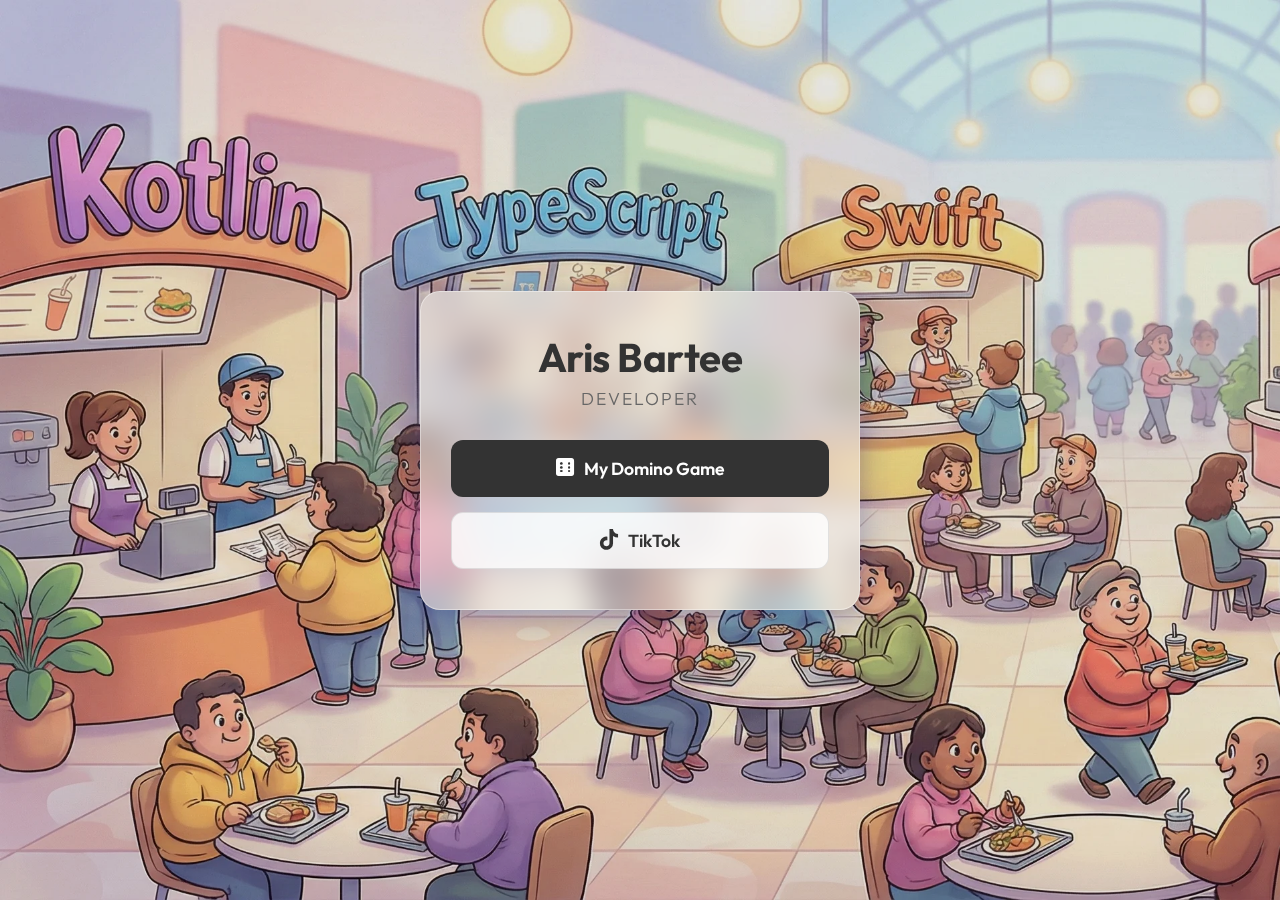
<file: index.html>
<!DOCTYPE html>
<html lang="en">

<head>
    <meta charset="UTF-8">
    <meta name="viewport" content="width=device-width, initial-scale=1.0">
    <title>Aris Bartee | Developer</title>
    <link rel="stylesheet" href="style.css">
    <link href="https://fonts.googleapis.com/css2?family=Outfit:wght@300;400;700&display=swap" rel="stylesheet">
    <!-- Font Awesome for Icons -->
    <link rel="stylesheet" href="https://cdnjs.cloudflare.com/ajax/libs/font-awesome/6.0.0/css/all.min.css"
        integrity="sha512-9usAa10IRO0HhonpyAIVpjrylPvoDwiPUiKdWk5t3PyolY1cOd4DSE0Ga+ri4AuTroPR5aQvXU9xC6qOPnzFeg=="
        crossorigin="anonymous" referrerpolicy="no-referrer" />
</head>

<body>
    <div class="background"></div>
    <main class="container">
        <div class="content card">
            <header>
                <h1>Aris Bartee</h1>
                <p class="subtitle">Developer</p>
            </header>

            <nav class="links">
                <a href="bigsixtotheboard/index.html" class="link-item primary">
                    <i class="fa-solid fa-dice-six"></i>
                    <span>My Domino Game</span>
                </a>

                <a href="https://www.tiktok.com/@arisbartee" target="_blank" rel="noopener noreferrer"
                    class="link-item secondary">
                    <i class="fa-brands fa-tiktok"></i>
                    <span>TikTok</span>
                </a>
            </nav>
        </div>
    </main>
</body>

</html>
</file>
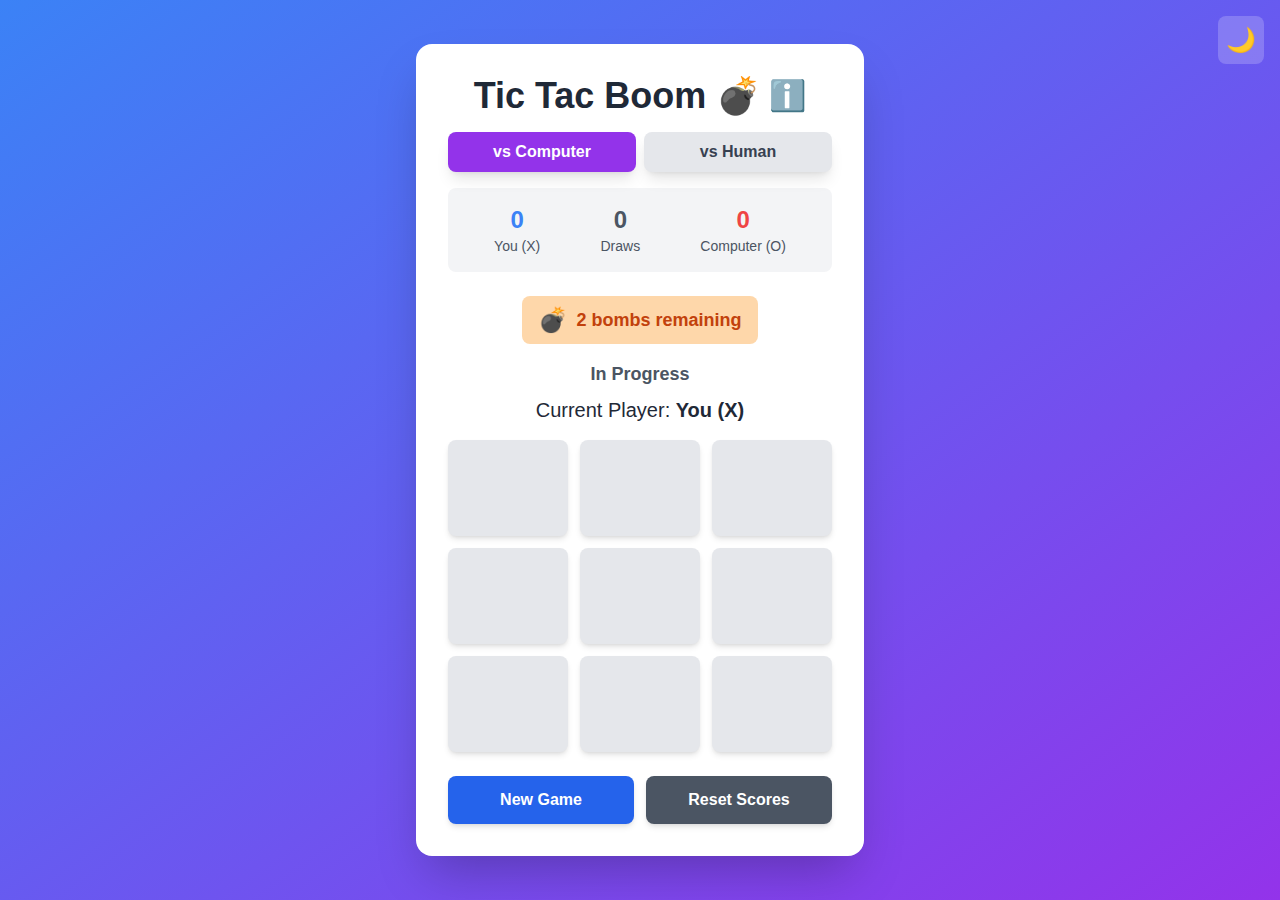
<file: tictacboom/index.html>
<!DOCTYPE html>
<html lang="en">
  <head>
    <meta charset="UTF-8" />
    <link rel="icon" type="image/svg+xml" href="/vite.svg" />
    <meta name="viewport" content="width=device-width, initial-scale=1.0" />
    <title>Tic Tac Boom</title>
    <script type="module" crossorigin src="/tictacboom/assets/index-CxsyIloE.js"></script>
    <link rel="stylesheet" crossorigin href="/tictacboom/assets/index-CyZYSGbc.css">
  </head>
  <body>
    <div id="root"></div>
  </body>
</html>
</file>
<file: style.css>
:root {
    --primary-color: #ffffff;
    --text-color: #1a1a1a;
    --accent-color: #ff0050;
    /* TikTok colorish */
    --accent-color-2: #00f2ea;
    /* TikTok colorish */
    --glass-bg: rgba(255, 255, 255, 0.5);
    --glass-border: rgba(255, 255, 255, 0.4);
    --shadow: 0 8px 32px 0 rgba(31, 38, 135, 0.37);
}

* {
    margin: 0;
    padding: 0;
    box-sizing: border-box;
}

body {
    font-family: 'Outfit', sans-serif;
    height: 100vh;
    overflow: hidden;
    /* Prevent scroll */
    display: flex;
    justify-content: center;
    align-items: center;
}

.background {
    position: fixed;
    top: 0;
    left: 0;
    width: 100%;
    height: 100%;
    background-image: url('mall_food_court.webp');
    background-size: cover;
    background-position: left;
    filter: brightness(0.9);
    /* Slightly darken bg for readability */
    z-index: -1;
}

.container {
    width: 100%;
    max-width: 480px;
    /* Mobile friendly max width */
    padding: 20px;
}

.card {
    background: var(--glass-bg);
    backdrop-filter: blur(16px);
    -webkit-backdrop-filter: blur(16px);
    border-radius: 20px;
    border: 1px solid var(--glass-border);
    padding: 40px 30px;
    text-align: center;
    box-shadow: var(--shadow);
    animation: fadeIn 0.8s ease-out;
}

header h1 {
    font-size: 2.5rem;
    font-weight: 700;
    color: #333;
    margin-bottom: 5px;
    letter-spacing: -0.5px;
}

.subtitle {
    font-size: 1.1rem;
    color: #666;
    margin-bottom: 30px;
    font-weight: 300;
    text-transform: uppercase;
    letter-spacing: 2px;
}

.links {
    display: flex;
    flex-direction: column;
    gap: 15px;
}

.link-item {
    display: flex;
    align-items: center;
    justify-content: center;
    gap: 10px;
    padding: 16px;
    border-radius: 12px;
    text-decoration: none;
    font-weight: 600;
    font-size: 1.1rem;
    transition: all 0.3s ease;
    border: 1px solid transparent;
}

.link-item i {
    font-size: 1.3rem;
}

.link-item.primary {
    background-color: #333;
    color: white;
}

.link-item.primary:hover {
    background-color: #000;
    transform: translateY(-2px);
    box-shadow: 0 4px 12px rgba(0, 0, 0, 0.2);
}

.link-item.secondary {
    background-color: rgba(255, 255, 255, 0.8);
    color: #333;
    border: 1px solid rgba(0, 0, 0, 0.1);
}

.link-item.secondary:hover {
    background-color: white;
    transform: translateY(-2px);
    box-shadow: 0 4px 12px rgba(0, 0, 0, 0.1);
    color: var(--accent-color);
    /* TikTok pink on hover */
}

@keyframes fadeIn {
    from {
        opacity: 0;
        transform: translateY(20px);
    }

    to {
        opacity: 1;
        transform: translateY(0);
    }
}

/* Mobile Responsive Styles */
@media (max-width: 768px) {
    .container {
        max-width: 90%;
        /* Use more screen width */
        padding: 15px;
    }

    .card {
        background: rgba(255, 255, 255, 0.35);
        /* More transparent on mobile */
        padding: 30px 20px;
        /* Reduced padding */
        border-radius: 16px;
    }

    header h1 {
        font-size: 2rem;
        /* Smaller heading */
        margin-bottom: 8px;
    }

    .subtitle {
        font-size: 0.95rem;
        margin-bottom: 25px;
        letter-spacing: 1.5px;
    }

    .links {
        gap: 12px;
        /* Tighter spacing */
    }

    .link-item {
        padding: 14px;
        font-size: 1rem;
    }

    .link-item i {
        font-size: 1.2rem;
    }
}

/* Extra small mobile devices */
@media (max-width: 480px) {
    .card {
        background: rgba(255, 255, 255, 0.3);
        /* Even more transparent */
        padding: 25px 18px;
    }

    header h1 {
        font-size: 1.75rem;
    }

    .subtitle {
        font-size: 0.85rem;
        margin-bottom: 20px;
    }

    .link-item {
        padding: 12px;
        font-size: 0.95rem;
    }
}
</file>
<file: tictacboom/assets/index-CyZYSGbc.css>
*,:before,:after{--tw-border-spacing-x: 0;--tw-border-spacing-y: 0;--tw-translate-x: 0;--tw-translate-y: 0;--tw-rotate: 0;--tw-skew-x: 0;--tw-skew-y: 0;--tw-scale-x: 1;--tw-scale-y: 1;--tw-pan-x: ;--tw-pan-y: ;--tw-pinch-zoom: ;--tw-scroll-snap-strictness: proximity;--tw-gradient-from-position: ;--tw-gradient-via-position: ;--tw-gradient-to-position: ;--tw-ordinal: ;--tw-slashed-zero: ;--tw-numeric-figure: ;--tw-numeric-spacing: ;--tw-numeric-fraction: ;--tw-ring-inset: ;--tw-ring-offset-width: 0px;--tw-ring-offset-color: #fff;--tw-ring-color: rgb(59 130 246 / .5);--tw-ring-offset-shadow: 0 0 #0000;--tw-ring-shadow: 0 0 #0000;--tw-shadow: 0 0 #0000;--tw-shadow-colored: 0 0 #0000;--tw-blur: ;--tw-brightness: ;--tw-contrast: ;--tw-grayscale: ;--tw-hue-rotate: ;--tw-invert: ;--tw-saturate: ;--tw-sepia: ;--tw-drop-shadow: ;--tw-backdrop-blur: ;--tw-backdrop-brightness: ;--tw-backdrop-contrast: ;--tw-backdrop-grayscale: ;--tw-backdrop-hue-rotate: ;--tw-backdrop-invert: ;--tw-backdrop-opacity: ;--tw-backdrop-saturate: ;--tw-backdrop-sepia: ;--tw-contain-size: ;--tw-contain-layout: ;--tw-contain-paint: ;--tw-contain-style: }::backdrop{--tw-border-spacing-x: 0;--tw-border-spacing-y: 0;--tw-translate-x: 0;--tw-translate-y: 0;--tw-rotate: 0;--tw-skew-x: 0;--tw-skew-y: 0;--tw-scale-x: 1;--tw-scale-y: 1;--tw-pan-x: ;--tw-pan-y: ;--tw-pinch-zoom: ;--tw-scroll-snap-strictness: proximity;--tw-gradient-from-position: ;--tw-gradient-via-position: ;--tw-gradient-to-position: ;--tw-ordinal: ;--tw-slashed-zero: ;--tw-numeric-figure: ;--tw-numeric-spacing: ;--tw-numeric-fraction: ;--tw-ring-inset: ;--tw-ring-offset-width: 0px;--tw-ring-offset-color: #fff;--tw-ring-color: rgb(59 130 246 / .5);--tw-ring-offset-shadow: 0 0 #0000;--tw-ring-shadow: 0 0 #0000;--tw-shadow: 0 0 #0000;--tw-shadow-colored: 0 0 #0000;--tw-blur: ;--tw-brightness: ;--tw-contrast: ;--tw-grayscale: ;--tw-hue-rotate: ;--tw-invert: ;--tw-saturate: ;--tw-sepia: ;--tw-drop-shadow: ;--tw-backdrop-blur: ;--tw-backdrop-brightness: ;--tw-backdrop-contrast: ;--tw-backdrop-grayscale: ;--tw-backdrop-hue-rotate: ;--tw-backdrop-invert: ;--tw-backdrop-opacity: ;--tw-backdrop-saturate: ;--tw-backdrop-sepia: ;--tw-contain-size: ;--tw-contain-layout: ;--tw-contain-paint: ;--tw-contain-style: }*,:before,:after{box-sizing:border-box;border-width:0;border-style:solid;border-color:#e5e7eb}:before,:after{--tw-content: ""}html,:host{line-height:1.5;-webkit-text-size-adjust:100%;-moz-tab-size:4;-o-tab-size:4;tab-size:4;font-family:ui-sans-serif,system-ui,sans-serif,"Apple Color Emoji","Segoe UI Emoji",Segoe UI Symbol,"Noto Color Emoji";font-feature-settings:normal;font-variation-settings:normal;-webkit-tap-highlight-color:transparent}body{margin:0;line-height:inherit}hr{height:0;color:inherit;border-top-width:1px}abbr:where([title]){-webkit-text-decoration:underline dotted;text-decoration:underline dotted}h1,h2,h3,h4,h5,h6{font-size:inherit;font-weight:inherit}a{color:inherit;text-decoration:inherit}b,strong{font-weight:bolder}code,kbd,samp,pre{font-family:ui-monospace,SFMono-Regular,Menlo,Monaco,Consolas,Liberation Mono,Courier New,monospace;font-feature-settings:normal;font-variation-settings:normal;font-size:1em}small{font-size:80%}sub,sup{font-size:75%;line-height:0;position:relative;vertical-align:baseline}sub{bottom:-.25em}sup{top:-.5em}table{text-indent:0;border-color:inherit;border-collapse:collapse}button,input,optgroup,select,textarea{font-family:inherit;font-feature-settings:inherit;font-variation-settings:inherit;font-size:100%;font-weight:inherit;line-height:inherit;letter-spacing:inherit;color:inherit;margin:0;padding:0}button,select{text-transform:none}button,input:where([type=button]),input:where([type=reset]),input:where([type=submit]){-webkit-appearance:button;background-color:transparent;background-image:none}:-moz-focusring{outline:auto}:-moz-ui-invalid{box-shadow:none}progress{vertical-align:baseline}::-webkit-inner-spin-button,::-webkit-outer-spin-button{height:auto}[type=search]{-webkit-appearance:textfield;outline-offset:-2px}::-webkit-search-decoration{-webkit-appearance:none}::-webkit-file-upload-button{-webkit-appearance:button;font:inherit}summary{display:list-item}blockquote,dl,dd,h1,h2,h3,h4,h5,h6,hr,figure,p,pre{margin:0}fieldset{margin:0;padding:0}legend{padding:0}ol,ul,menu{list-style:none;margin:0;padding:0}dialog{padding:0}textarea{resize:vertical}input::-moz-placeholder,textarea::-moz-placeholder{opacity:1;color:#9ca3af}input::placeholder,textarea::placeholder{opacity:1;color:#9ca3af}button,[role=button]{cursor:pointer}:disabled{cursor:default}img,svg,video,canvas,audio,iframe,embed,object{display:block;vertical-align:middle}img,video{max-width:100%;height:auto}[hidden]:where(:not([hidden=until-found])){display:none}.container{width:100%}@media (min-width: 640px){.container{max-width:640px}}@media (min-width: 768px){.container{max-width:768px}}@media (min-width: 1024px){.container{max-width:1024px}}@media (min-width: 1280px){.container{max-width:1280px}}@media (min-width: 1536px){.container{max-width:1536px}}.fixed{position:fixed}.absolute{position:absolute}.relative{position:relative}.inset-0{top:0;right:0;bottom:0;left:0}.right-4{right:1rem}.top-4{top:1rem}.z-10{z-index:10}.z-50{z-index:50}.mb-3{margin-bottom:.75rem}.mb-4{margin-bottom:1rem}.mb-6{margin-bottom:1.5rem}.mb-8{margin-bottom:2rem}.ml-4{margin-left:1rem}.ml-6{margin-left:1.5rem}.mt-2{margin-top:.5rem}.block{display:block}.flex{display:flex}.table{display:table}.grid{display:grid}.hidden{display:none}.h-10{height:2.5rem}.h-20{height:5rem}.h-6{height:1.5rem}.max-h-\[90vh\]{max-height:90vh}.min-h-screen{min-height:100vh}.w-10{width:2.5rem}.w-6{width:1.5rem}.w-full{width:100%}.max-w-4xl{max-width:56rem}.max-w-sm{max-width:24rem}.flex-1{flex:1 1 0%}.border-collapse{border-collapse:collapse}.scale-110{--tw-scale-x: 1.1;--tw-scale-y: 1.1;transform:translate(var(--tw-translate-x),var(--tw-translate-y)) rotate(var(--tw-rotate)) skew(var(--tw-skew-x)) skewY(var(--tw-skew-y)) scaleX(var(--tw-scale-x)) scaleY(var(--tw-scale-y))}@keyframes bounce{0%,to{transform:translateY(-25%);animation-timing-function:cubic-bezier(.8,0,1,1)}50%{transform:none;animation-timing-function:cubic-bezier(0,0,.2,1)}}.animate-bounce{animation:bounce 1s infinite}@keyframes pulse{50%{opacity:.5}}.animate-pulse{animation:pulse 2s cubic-bezier(.4,0,.6,1) infinite}.cursor-default{cursor:default}.cursor-not-allowed{cursor:not-allowed}.cursor-pointer{cursor:pointer}.list-inside{list-style-position:inside}.list-decimal{list-style-type:decimal}.list-disc{list-style-type:disc}.grid-cols-3{grid-template-columns:repeat(3,minmax(0,1fr))}.items-center{align-items:center}.justify-center{justify-content:center}.justify-around{justify-content:space-around}.gap-2{gap:.5rem}.space-y-1>:not([hidden])~:not([hidden]){--tw-space-y-reverse: 0;margin-top:calc(.25rem * calc(1 - var(--tw-space-y-reverse)));margin-bottom:calc(.25rem * var(--tw-space-y-reverse))}.space-y-2>:not([hidden])~:not([hidden]){--tw-space-y-reverse: 0;margin-top:calc(.5rem * calc(1 - var(--tw-space-y-reverse)));margin-bottom:calc(.5rem * var(--tw-space-y-reverse))}.overflow-hidden{overflow:hidden}.overflow-x-auto{overflow-x:auto}.overflow-y-auto{overflow-y:auto}.rounded-2xl{border-radius:1rem}.rounded-full{border-radius:9999px}.rounded-lg{border-radius:.5rem}.border-b{border-bottom-width:1px}.bg-opacity-20{--tw-bg-opacity: .2}.p-2{padding:.5rem}.p-3{padding:.75rem}.p-4{padding:1rem}.p-6{padding:1.5rem}.px-3{padding-left:.75rem;padding-right:.75rem}.px-4{padding-left:1rem;padding-right:1rem}.py-2{padding-top:.5rem;padding-bottom:.5rem}.text-center{text-align:center}.text-2xl{font-size:1.5rem;line-height:2rem}.text-3xl{font-size:1.875rem;line-height:2.25rem}.text-base{font-size:1rem;line-height:1.5rem}.text-lg{font-size:1.125rem;line-height:1.75rem}.text-sm{font-size:.875rem;line-height:1.25rem}.text-xl{font-size:1.25rem;line-height:1.75rem}.text-xs{font-size:.75rem;line-height:1rem}.font-bold{font-weight:700}.font-semibold{font-weight:600}.leading-relaxed{line-height:1.625}.opacity-50{opacity:.5}.shadow-2xl{--tw-shadow: 0 25px 50px -12px rgb(0 0 0 / .25);--tw-shadow-colored: 0 25px 50px -12px var(--tw-shadow-color);box-shadow:var(--tw-ring-offset-shadow, 0 0 #0000),var(--tw-ring-shadow, 0 0 #0000),var(--tw-shadow)}.shadow-lg{--tw-shadow: 0 10px 15px -3px rgb(0 0 0 / .1), 0 4px 6px -4px rgb(0 0 0 / .1);--tw-shadow-colored: 0 10px 15px -3px var(--tw-shadow-color), 0 4px 6px -4px var(--tw-shadow-color);box-shadow:var(--tw-ring-offset-shadow, 0 0 #0000),var(--tw-ring-shadow, 0 0 #0000),var(--tw-shadow)}.shadow-md{--tw-shadow: 0 4px 6px -1px rgb(0 0 0 / .1), 0 2px 4px -2px rgb(0 0 0 / .1);--tw-shadow-colored: 0 4px 6px -1px var(--tw-shadow-color), 0 2px 4px -2px var(--tw-shadow-color);box-shadow:var(--tw-ring-offset-shadow, 0 0 #0000),var(--tw-ring-shadow, 0 0 #0000),var(--tw-shadow)}.filter{filter:var(--tw-blur) var(--tw-brightness) var(--tw-contrast) var(--tw-grayscale) var(--tw-hue-rotate) var(--tw-invert) var(--tw-saturate) var(--tw-sepia) var(--tw-drop-shadow)}.transition-all{transition-property:all;transition-timing-function:cubic-bezier(.4,0,.2,1);transition-duration:.15s}.transition-colors{transition-property:color,background-color,border-color,text-decoration-color,fill,stroke;transition-timing-function:cubic-bezier(.4,0,.2,1);transition-duration:.15s}.transition-transform{transition-property:transform;transition-timing-function:cubic-bezier(.4,0,.2,1);transition-duration:.15s}.duration-200{transition-duration:.2s}:root{--color-bg-gradient-from: #3b82f6;--color-bg-gradient-to: #9333ea;--color-bg-card: #ffffff;--color-text-primary: #1f2937;--color-text-secondary: #4b5563;--color-text-heading: #1f2937;--color-player-x: #3b82f6;--color-player-o: #ef4444;--color-cell-empty: #e5e7eb;--color-cell-empty-hover: #d1d5db;--color-cell-countdown-from: #fbbf24;--color-cell-countdown-to: #f97316;--color-bomb-counter-bg: #fed7aa;--color-bomb-counter-text: #c2410c;--color-bomb-explosion-from: #dc2626;--color-bomb-explosion-to: #ea580c;--color-btn-primary-bg: #2563eb;--color-btn-primary-hover: #1d4ed8;--color-btn-primary-text: #ffffff;--color-btn-secondary-bg: #4b5563;--color-btn-secondary-hover: #374151;--color-btn-secondary-text: #ffffff;--color-scoreboard-bg: #f3f4f6;--color-mode-active-bg: #9333ea;--color-mode-active-text: #ffffff;--color-mode-inactive-bg: #e5e7eb;--color-mode-inactive-hover: #d1d5db;--color-mode-inactive-text: #374151;--color-modal-backdrop: rgba(0, 0, 0, .75);--color-modal-bg: #ffffff;--color-modal-close-btn: #ef4444;--color-modal-close-btn-hover: #dc2626;--color-modal-close-btn-text: #ffffff;transition:background-color .3s ease,color .3s ease}body{margin:0;font-family:-apple-system,BlinkMacSystemFont,Segoe UI,Roboto,Oxygen,Ubuntu,Cantarell,Fira Sans,Droid Sans,Helvetica Neue,sans-serif;-webkit-font-smoothing:antialiased;-moz-osx-font-smoothing:grayscale;transition:background-color .3s ease}.bg-theme-gradient{background:linear-gradient(to bottom right,var(--color-bg-gradient-from),var(--color-bg-gradient-to))}.bg-theme-card{background-color:var(--color-bg-card)}.text-theme-primary{color:var(--color-text-primary)}.text-theme-secondary{color:var(--color-text-secondary)}.text-theme-heading{color:var(--color-text-heading)}.hover\:scale-110:hover{--tw-scale-x: 1.1;--tw-scale-y: 1.1;transform:translate(var(--tw-translate-x),var(--tw-translate-y)) rotate(var(--tw-rotate)) skew(var(--tw-skew-x)) skewY(var(--tw-skew-y)) scaleX(var(--tw-scale-x)) scaleY(var(--tw-scale-y))}.hover\:bg-opacity-30:hover{--tw-bg-opacity: .3}.hover\:shadow-lg:hover{--tw-shadow: 0 10px 15px -3px rgb(0 0 0 / .1), 0 4px 6px -4px rgb(0 0 0 / .1);--tw-shadow-colored: 0 10px 15px -3px var(--tw-shadow-color), 0 4px 6px -4px var(--tw-shadow-color);box-shadow:var(--tw-ring-offset-shadow, 0 0 #0000),var(--tw-ring-shadow, 0 0 #0000),var(--tw-shadow)}@media (min-width: 640px){.sm\:mb-4{margin-bottom:1rem}.sm\:mb-6{margin-bottom:1.5rem}.sm\:h-24{height:6rem}.sm\:max-w-md{max-width:28rem}.sm\:gap-3{gap:.75rem}.sm\:p-4{padding:1rem}.sm\:p-6{padding:1.5rem}.sm\:p-8{padding:2rem}.sm\:px-4{padding-left:1rem;padding-right:1rem}.sm\:px-6{padding-left:1.5rem;padding-right:1.5rem}.sm\:py-3{padding-top:.75rem;padding-bottom:.75rem}.sm\:text-2xl{font-size:1.5rem;line-height:2rem}.sm\:text-3xl{font-size:1.875rem;line-height:2.25rem}.sm\:text-4xl{font-size:2.25rem;line-height:2.5rem}.sm\:text-base{font-size:1rem;line-height:1.5rem}.sm\:text-lg{font-size:1.125rem;line-height:1.75rem}.sm\:text-sm{font-size:.875rem;line-height:1.25rem}.sm\:text-xl{font-size:1.25rem;line-height:1.75rem}}@media (min-width: 768px){.md\:p-10{padding:2.5rem}.md\:p-8{padding:2rem}}
</file>
